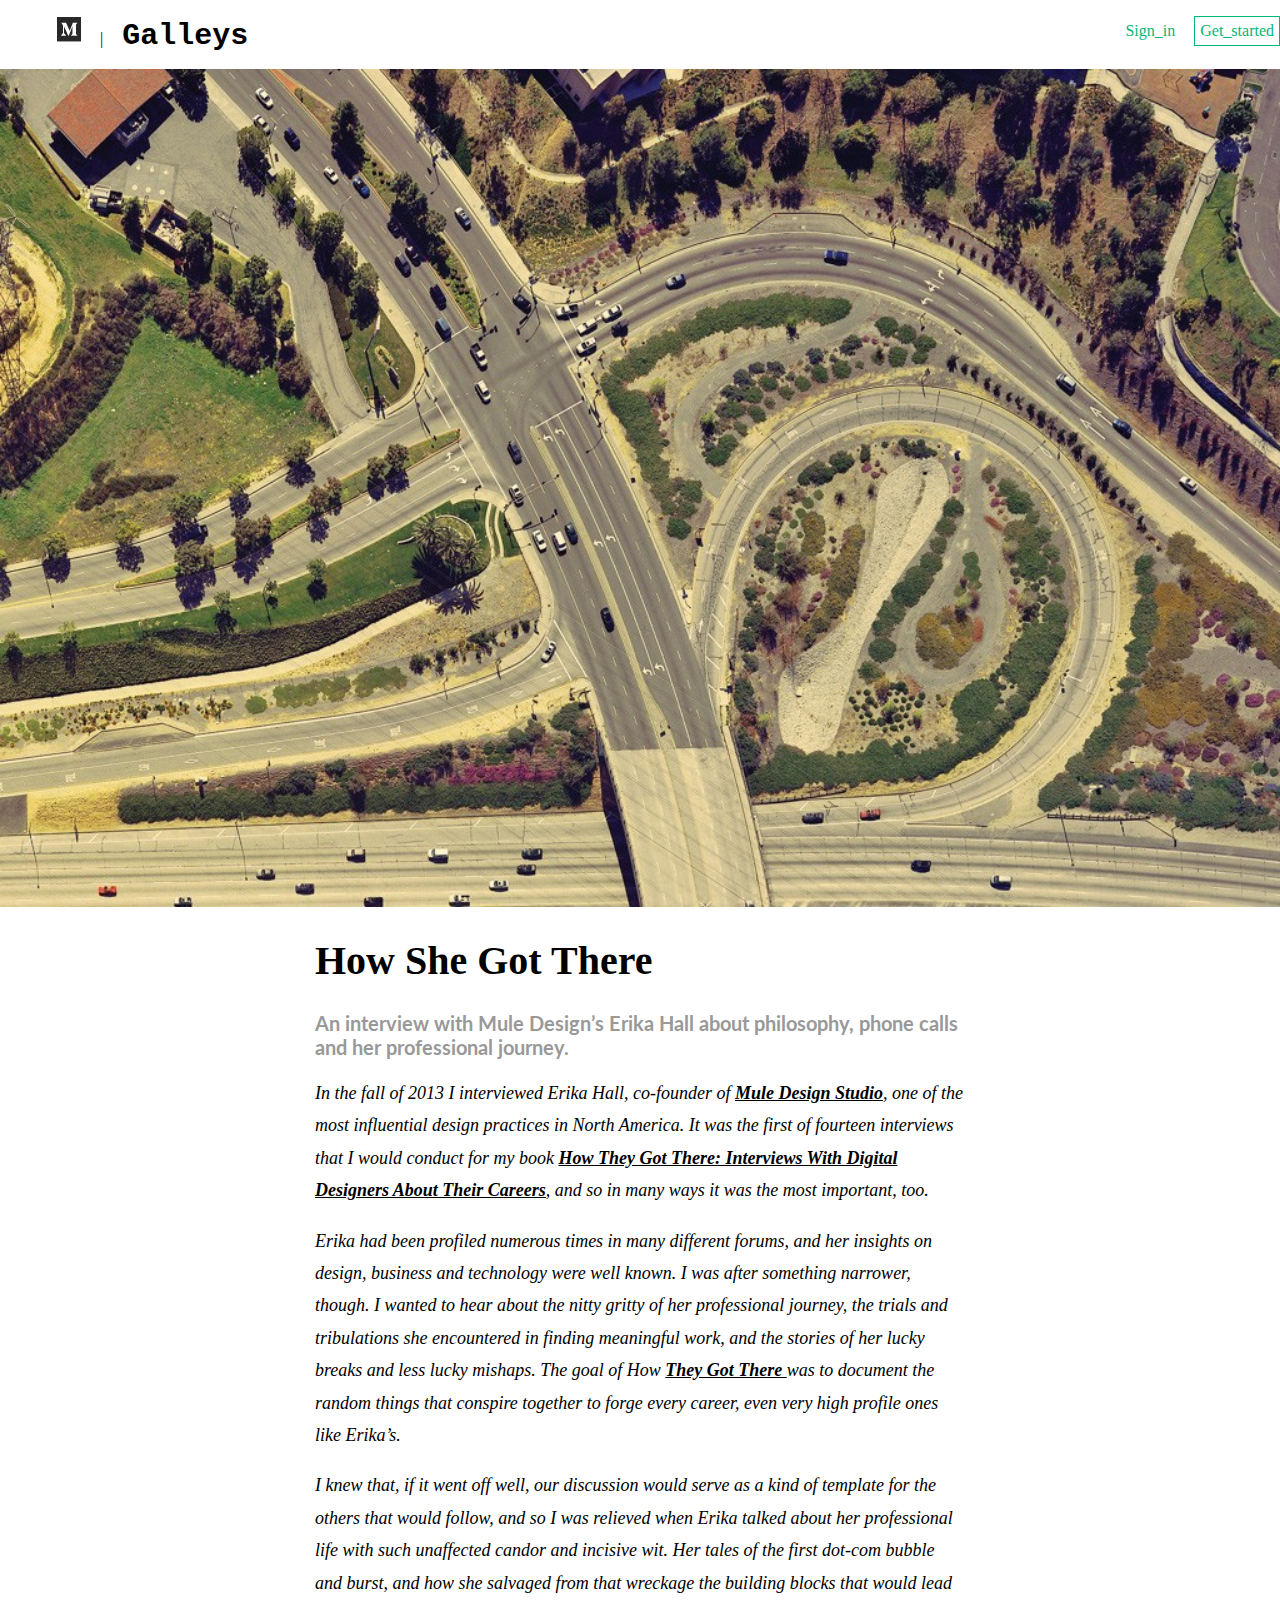
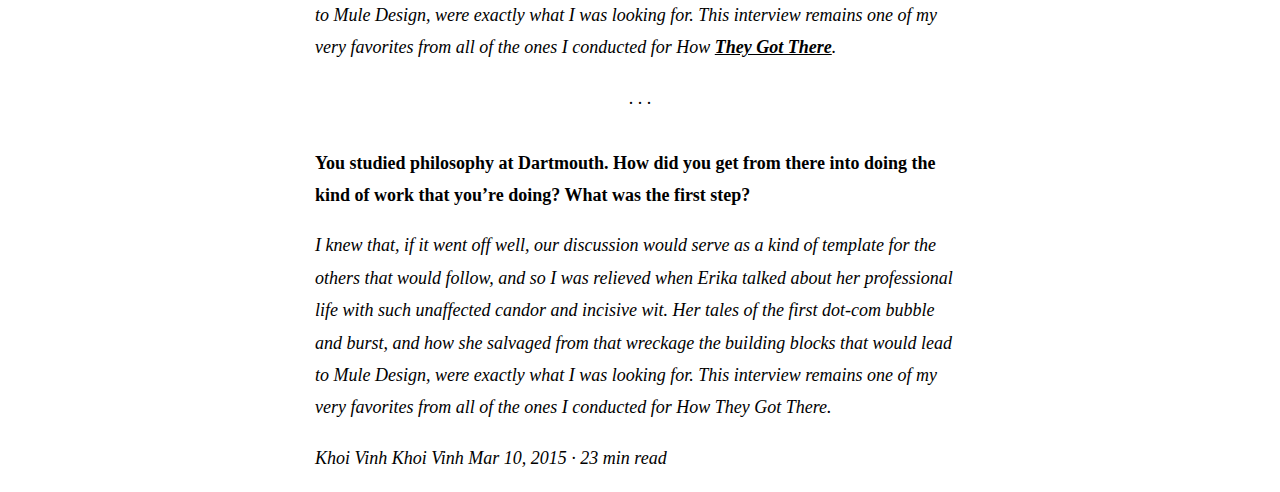
<file: week-01/0521_Ct_FirstWeb/index.html>
<!doctype html>
<html>
<head>
<title>How She Got There</title>
<meta charset = "UTF-8">
<link rel="stylesheet" href="style.css">
<link href="https://fonts.googleapis.com/css2?family=Merriweather:wght@300;700&display=swap" rel="stylesheet">
<link href="https://fonts.googleapis.com/css2?family=Lato:wght@700&display=swap" rel="stylesheet"> 
</head>
<body>
	<div id="head-toolbar">
		<ul id="head-left">
			<li><a id="M" href="https://medium.com/"></a><img src="M_img.jpg"/></a></li>
			<li id="Carka">|</li>
			<li id="Galleys">Galleys</li>
		</ul>
		<ul id="head-right">
			<li id="Sign_in">Sign_in</li>
			<li id="Get_started">Get_started</li>
		</ul>
	</div>

	<img src="cover.jpg"/>
	<!--Pouzili jsme article, ktery je na rozdil od div funkcni. Diky nemu jsme v css zadali vystredeni textu-->
	<article> 
		<h1>How She Got There</h1>
		<h2>An interview with Mule Design’s Erika Hall about philosophy, phone calls and her professional journey.</h2>
		<p>
		  <em>
			In the fall of 2013 I interviewed Erika Hall, co-founder of <a href="https://medium.com/galleys/how-she-got-there-3a64d89ba112#.8eknq2olp">Mule Design Studio</a>, one of the most influential design practices in North America. It was the first of fourteen interviews that I would conduct for my book <a href="https://medium.com/galleys/how-she-got-there-3a64d89ba112#.8eknq2olp">How They Got There: Interviews With Digital Designers About Their Careers</a>, and so in many ways it was the most important, too.
		  </em>
		</p>
		<p>
		  <em>
			Erika had been profiled numerous times in many different forums, and her insights on design, business and technology were well known. I was after something narrower, though. I wanted to hear about the nitty gritty of her professional journey, the trials and tribulations she encountered in finding meaningful work, and the stories of her lucky breaks and less lucky mishaps. The goal of How <a href="http://howtheygotthere.com/"> They Got There </a>was to document the random things that conspire together to forge every career, even very high profile ones like Erika’s.
		  </em>
		</p>
		<p>
		  <em>
			I knew that, if it went off well, our discussion would serve as a kind of template for the others that would follow, and so I was relieved when Erika talked about her professional life with such unaffected candor and incisive wit. Her tales of the first dot-com bubble and burst, and how she salvaged from that wreckage the building blocks that would lead to Mule Design, were exactly what I was looking for. This interview remains one of my very favorites from all of the ones I conducted for How <a href="http://howtheygotthere.com/"> They Got There</a>.
		  </em>
		</p>
		<p id="dots">. . .</p>

		<p id="boldtext">You studied philosophy at Dartmouth. How did you get from there into doing the kind of work that you’re doing? What was the first step?</p>
		<p>
		  <em>
			I knew that, if it went off well, our discussion would serve as a kind of template for the others that would follow, and so I was relieved when Erika talked about her professional life with such unaffected candor and incisive wit. Her tales of the first dot-com bubble and burst, and how she salvaged from that wreckage the building blocks that would lead to Mule Design, were exactly what I was looking for. This interview remains one of my very favorites from all of the ones I conducted for How They Got There.
		  </em>
		</p>
		<p>
		  <em>
			Khoi Vinh
			Khoi Vinh
			Mar 10, 2015 · 23 min read
		  </em>
		</p>
</article> 
</body>

</html>
</file>
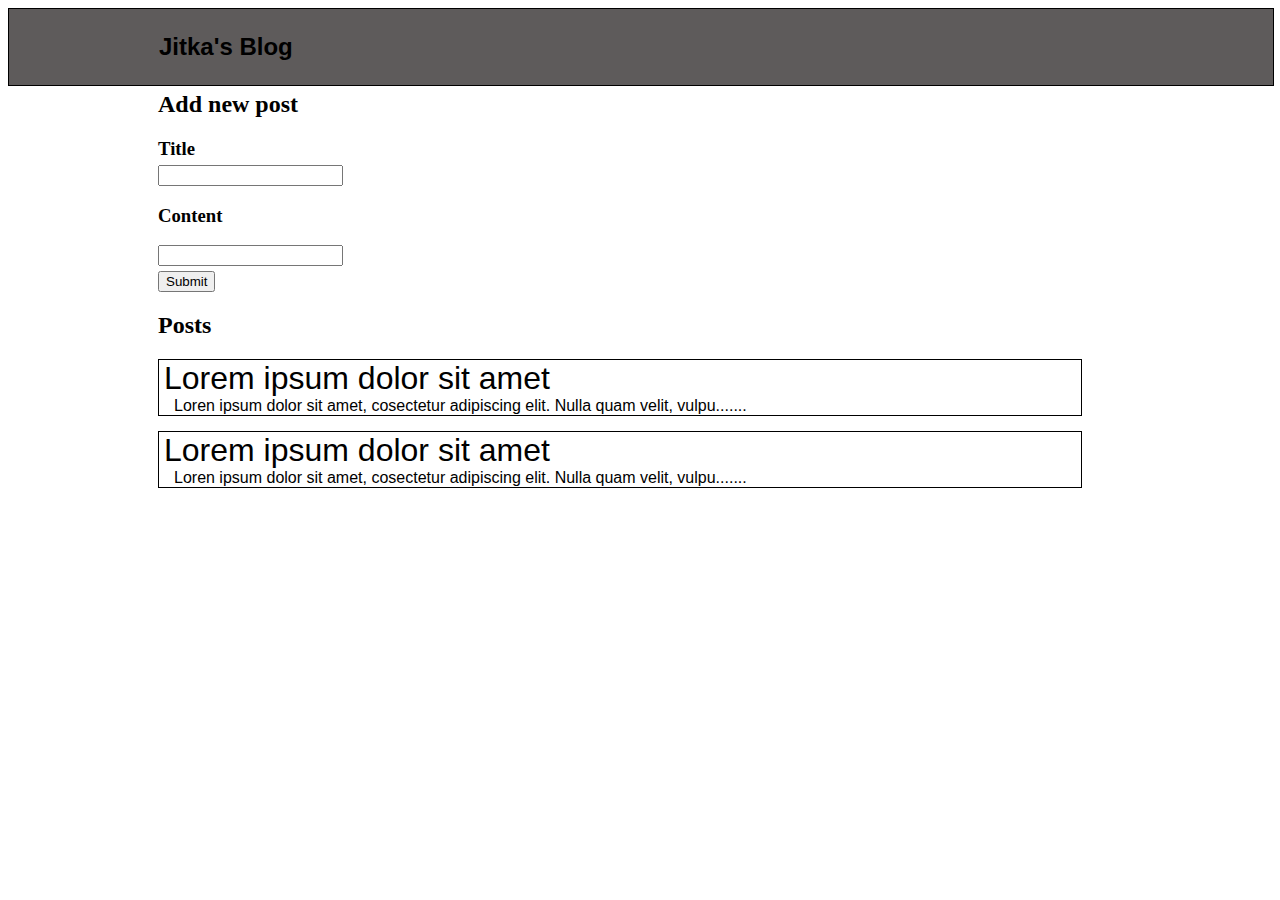
<file: week-01/0523_Sat_BlogProject/index.html>
<!doctype html>
<html>
    <head>
        <title>Blog Jitka Hodrova</title>
        <meta charset ="UTF-8"><meta>
        <link rel="stylesheet" href="style.css">
    </head>

    <body>
        <header id="header">
            <p id="theblog">Jitka's Blog</p>
        </header>
        
        <main id="Newpostsection">
            
            <h2 id="addnew">Add new post</h2>

            <h3 id="title">Title</h3>
            <input type="text">
            
            <h3>Content</h3>
            <input type="text">
            <br>

            <button id="submit" type="Submit">Submit</button>
        
            <h2>Posts</h2>
            <div class="post">
                <h1>Lorem ipsum dolor sit amet</h1>
                <p>Loren ipsum dolor sit amet, cosectetur adipiscing elit. Nulla quam velit, vulpu.......</p>
            </div>

            <div class="post">
                <h1>Lorem ipsum dolor sit amet</h1>
                <p>Loren ipsum dolor sit amet, cosectetur adipiscing elit. Nulla quam velit, vulpu.......</p>
            </div>
        </main>

    </body>

</html>
</file>
<file: week-01/0521_Ct_FirstWeb/style.css>
body{
	margin:0;
	font-family:'Marriweather', serif;
}
#head-toolbar {
	/*width: 100%;*/
}
#head-toolbar li{
	display: inline-block;
	margin-left: 15px;
}
#head-left{
	float: left;
}
#head-right{
	float: right;
}
#Galleys{
	font-family: courier;
	font-weight: 100;
	font-weight:bold;
	font-size: 30px;
}
#Sign_in{
	color:rgb(2,184,117);
}
#Get_started{
	color: rgb(2,184,117);
	border-style: solid;
	padding: 5px;
	border-width: 1px;
	border-color: rgb(2,184,117);
}
/*Part II*/
img	{	width: 100%;
}
h1	{
	font-size: 40px;
}
h2 	{
	font-family: 'Lato', sans-serif;
	color: #999999;
	font-size: 20px;
}
article	{
	width: 650px;
	margin-left: auto;
	margin-right: auto;
}
#dots{
	text-align: center;
	margin-bottom: 5%;
}
#boldtext{
	font-weight:bold;
}
p 	{
		font-size: 18px;
		line-height: 1.8;
}
a	{
	font-weight:bold;
	color: black;
}
</file>
<file: week-01/0523_Sat_BlogProject/style.css>
#header {
    width:100%;
    background-color: rgb(94, 91, 91);
    border:1px solid black
}

#theblog {
    color: black;
    padding-left: 150px;
    font-weight: bold;
    font-family: sans-serif;
    font-size: x-large;
}
/*Add new*/
main {
    padding-left: 150px;
    padding-right: 15%;
}

#addnew {
    font-weight: bold;
    margin-top: 5px;
}

#title {
    margin-bottom: 5px;
}

#content {
    font-weight: bold;
}

#submit {
    margin-top: 5px;
}

/*Posts*/
.post {
    font-family: Arial, Helvetica, sans-serif;
    margin-bottom: 15px;
    border:1px solid black
}

.post h1 {
    font-weight: normal;
    margin: 0px;
    padding-left: 5px;
    padding-right: 15px;
}

.post p {
    margin: 0px;
    padding-left: 15px;
    padding-right: 15px;
}
</file>
